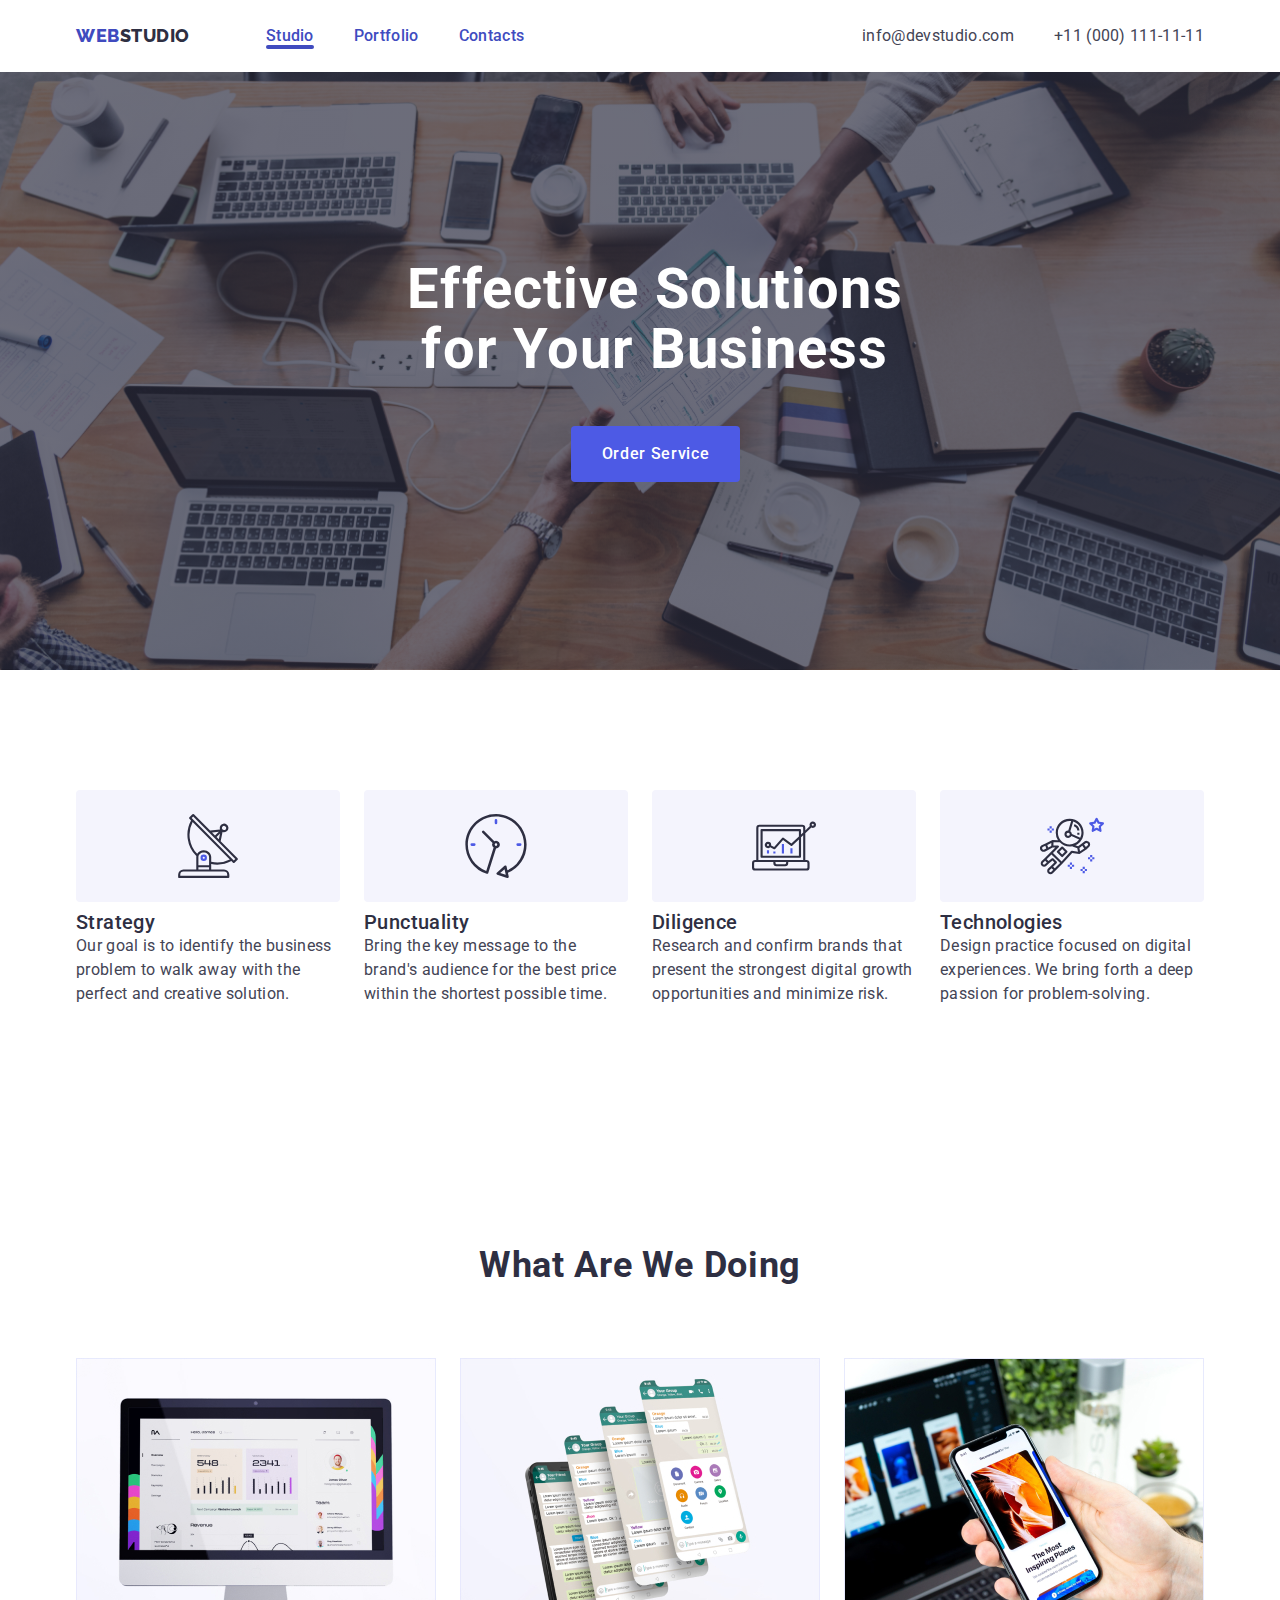
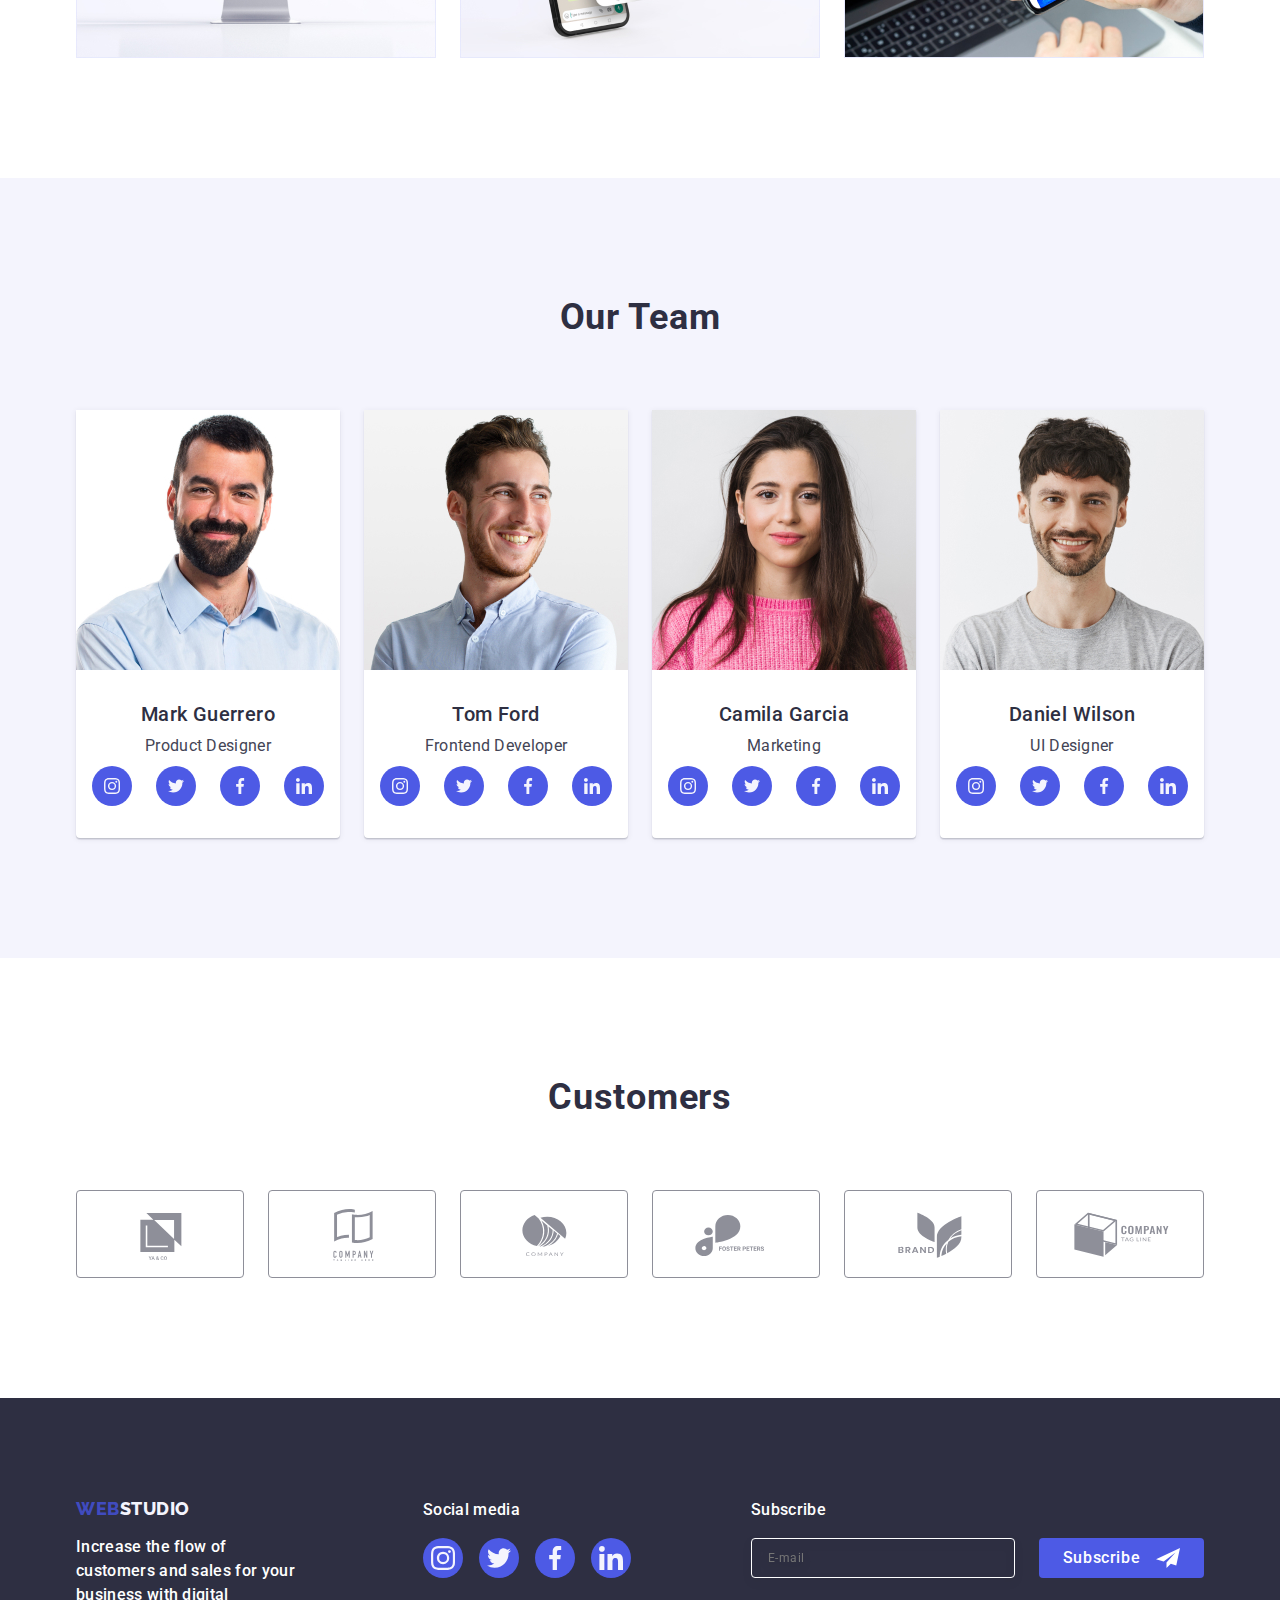
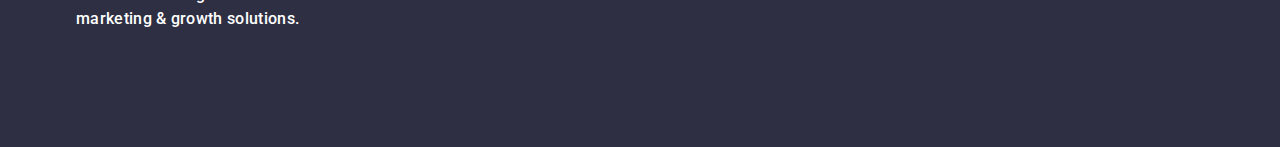
<file: index.html>
<!DOCTYPE html>
<html lang="en">
  <head>
    <meta charset="UTF-8" />
    <meta http-equiv="X-UA-Compatible" content="IE=edge" />
    <meta name="viewport" content="width=device-width, initial-scale=1.0" />
    <meta name="description" content="Planet Fatness description meta tag content" />

    <!--Font-->
    <link rel="preconnect" href="https://fonts.googleapis.com" />
    <link rel="preconnect" href="https://fonts.gstatic.com" crossorigin />
    <link
      href="https://fonts.googleapis.com/css2?family=Raleway:wght@800&family=Roboto:wght@400;500;700&display=swap"
      rel="stylesheet"
    />
    <!--Modern-normalize-->
    <link
      rel="stylesheet"
      href="https://cdn.jsdelivr.net/npm/modern-normalize@2.0.0/modern-normalize.min.css"
    />

    <link rel="stylesheet" href="./css/styles.css" />

    <title>Web<span>Studio</span></title>
  </head>

  <body>
    <!--Header image-->
    <header class="header">
      <div class="header-container container">
        <nav class="hav-container">
          <a class="logo link" href="./index.html">Web<span class="logo-black">Studio</span></a>
          <ul class="header-nav list">
            <li>
              <a class="nav link active" href="./index.html">Studio</a>
            </li>
            <li>
              <a class="nav link" href="./portfolio.html">Portfolio</a>
            </li>
            <li>
              <a class="nav link" href="#cont">Contacts</a>
            </li>
          </ul>
        </nav>
        <address class="header-address list">
          <ul class="header-address-container list">
            <li>
              <a class="contact link" href="mailto:info@devstudio.com">info@devstudio.com</a>
            </li>
            <li>
              <a class="contact link" href="tel:+110001111111">+11 (000) 111-11-11</a>
            </li>
          </ul>
        </address>
      </div>
    </header>
    <!--Main section-->
    <main>
      <!--Hero section-->
      <section class="hero">
        <div class="container">
          <h1 class="hero-title">Effective Solutions for Your Business</h1>
          <button class="button-margin hero-button" type="button" data-modal-open
            >Order Service</button
          >
        </div>
      </section>
      <!--First section-->
      <section class="first-sec">
        <div class="container">
          <h2 class="visually-hidden">Info</h2>
          <ul class="first-container list">
            <li class="first-li">
              <div class="background-icon">
                <svg class="icon-inf" width="64" height="64">
                  <use href="./images/icons.svg#icon-antenna"></use>
                </svg>
              </div>
              <h3 class="first-h header-h">Strategy</h3>
              <p class="par-text">
                Our goal is to identify the business problem to walk away with the perfect and
                creative solution.
              </p>
            </li>

            <li class="first-li">
              <div class="background-icon">
                <svg class="icon-inf" width="64" height="64">
                  <use href="./images/icons.svg#icon-clock"></use>
                </svg>
              </div>
              <h3 class="first-h header-h">Punctuality</h3>
              <p class="par-text">
                Bring the key message to the brand's audience for the best price within the shortest
                possible time.
              </p>
            </li>

            <li class="first-li">
              <div class="background-icon">
                <svg class="icon-inf" width="64" height="64">
                  <use href="./images/icons.svg#icon-diagram"></use>
                </svg>
              </div>
              <h3 class="first-h header-h">Diligence</h3>
              <p class="par-text">
                Research and confirm brands that present the strongest digital growth opportunities
                and minimize risk.
              </p>
            </li>

            <li class="first-li">
              <div class="background-icon">
                <svg class="icon-inf" width="64" height="64">
                  <use href="./images/icons.svg#icon-astronaut"></use>
                </svg>
              </div>
              <h3 class="first-h header-h">Technologies</h3>
              <p class="par-text">
                Design practice focused on digital experiences. We bring forth a deep passion for
                problem-solving.
              </p>
            </li>
          </ul>
        </div>
      </section>
      <!--Second section-->
      <section class="second-sec" id="portf">
        <div class="container">
          <h2 class="second-third-title">What are we doing</h2>
          <ul class="second-container list">
            <li class="second-li">
              <img src="./images/main/second-section/img-1.jpg" alt="Computer" width="360" />
            </li>
            <li class="second-li">
              <img src="./images/main/second-section/img-2.jpg" alt="Phone" width="360" />
            </li>
            <li class="second-li">
              <img src="./images/main/second-section/img-3.jpg" alt="Laptop" width="360" />
            </li>
          </ul>
        </div>
      </section>
      <!--Third section-->
      <section class="third-sec" id="cont">
        <div class="container">
          <h2 class="second-third-title">Our Team</h2>

          <ul class="third-container list">
            <li class="color-sec">
              <img
                src="./images/main/third-section/Guerrero.jpg"
                alt="Mark Guerrero"
                width="264"
                height="260"
              />
              <div class="employee-card">
                <h3 class="card-h header-h">Mark Guerrero</h3>
                <p class="card-par par-text">Product Designer</p>

                <ul class="social-media">
                  <li class="media-li">
                    <a class="media-a" href="" aria-label="icon-instagram">
                      <svg class="media-icon" width="16" height="16">
                        <use href="./images/icons.svg#icon-instagram"></use>
                      </svg>
                    </a>
                  </li>
                  <li class="media-li">
                    <a class="media-a" href="" aria-label="icon-twitter">
                      <svg class="media-icon" width="16" height="16">
                        <use href="./images/icons.svg#icon-twitter"></use>
                      </svg>
                    </a>
                  </li>
                  <li class="media-li">
                    <a class="media-a" href="" aria-label="icon-facebook">
                      <svg class="media-icon" width="16" height="16">
                        <use href="./images/icons.svg#icon-facebook"></use>
                      </svg>
                    </a>
                  </li>
                  <li class="media-li">
                    <a class="media-a" href="" aria-label="icon-linkedin">
                      <svg class="media-icon" width="16" height="16">
                        <use href="./images/icons.svg#icon-linkedin"></use>
                      </svg>
                    </a>
                  </li>
                </ul>
              </div>
            </li>

            <li class="color-sec">
              <img
                src="./images/main/third-section/Ford.jpg"
                alt="Tom Ford"
                width="264"
                height="260"
              />
              <div class="employee-card">
                <h3 class="card-h header-h">Tom Ford</h3>
                <p class="card-par par-text">Frontend Developer</p>

                <ul class="social-media">
                  <li class="media-li">
                    <a class="media-a" href="" aria-label="icon-instagram">
                      <svg class="media-icon" width="16" height="16">
                        <use href="./images/icons.svg#icon-instagram"></use>
                      </svg>
                    </a>
                  </li>
                  <li class="media-li">
                    <a class="media-a" href="" aria-label="icon-twitter">
                      <svg class="media-icon" width="16" height="16">
                        <use href="./images/icons.svg#icon-twitter"></use>
                      </svg>
                    </a>
                  </li>
                  <li class="media-li">
                    <a class="media-a" href="" aria-label="icon-facebook">
                      <svg class="media-icon" width="16" height="16">
                        <use href="./images/icons.svg#icon-facebook"></use>
                      </svg>
                    </a>
                  </li>
                  <li class="media-li">
                    <a class="media-a" href="" aria-label="icon-linkedin">
                      <svg class="media-icon" width="16" height="16">
                        <use href="./images/icons.svg#icon-linkedin"></use>
                      </svg>
                    </a>
                  </li>
                </ul>
              </div>
            </li>

            <li class="color-sec">
              <img
                src="./images/main/third-section/Garcia.jpg"
                alt="Camila Garcia"
                width="264"
                height="260"
              />
              <div class="employee-card">
                <h3 class="card-h header-h">Camila Garcia</h3>
                <p class="card-par par-text">Marketing</p>

                <ul class="social-media">
                  <li class="media-li">
                    <a class="media-a" href="" aria-label="icon-instagram">
                      <svg class="media-icon" width="16" height="16">
                        <use href="./images/icons.svg#icon-instagram"></use>
                      </svg>
                    </a>
                  </li>
                  <li class="media-li">
                    <a class="media-a" href="" aria-label="icon-twitter">
                      <svg class="media-icon" width="16" height="16">
                        <use href="./images/icons.svg#icon-twitter"></use>
                      </svg>
                    </a>
                  </li>
                  <li class="media-li">
                    <a class="media-a" href="" aria-label="icon-facebook">
                      <svg class="media-icon" width="16" height="16">
                        <use href="./images/icons.svg#icon-facebook"></use>
                      </svg>
                    </a>
                  </li>
                  <li class="media-li">
                    <a class="media-a" href="" aria-label="icon-linkedin">
                      <svg class="media-icon" width="16" height="16">
                        <use href="./images/icons.svg#icon-linkedin"></use>
                      </svg>
                    </a>
                  </li>
                </ul>
              </div>
            </li>

            <li class="color-sec">
              <img
                src="./images/main/third-section/Wilson.jpg"
                alt="Daniel Wilson"
                width="264"
                height="260"
              />
              <div class="employee-card">
                <h3 class="card-h header-h">Daniel Wilson</h3>
                <p class="card-par par-text">UI Designer</p>

                <ul class="social-media">
                  <li class="media-li">
                    <a class="media-a" href="" aria-label="icon-instagram">
                      <svg class="media-icon" width="16" height="16">
                        <use href="./images/icons.svg#icon-instagram"></use>
                      </svg>
                    </a>
                  </li>
                  <li class="media-li">
                    <a class="media-a" href="" aria-label="icon-twitter">
                      <svg class="media-icon" width="16" height="16">
                        <use href="./images/icons.svg#icon-twitter"></use>
                      </svg>
                    </a>
                  </li>
                  <li class="media-li">
                    <a class="media-a" href="" aria-label="icon-facebook">
                      <svg class="media-icon" width="16" height="16">
                        <use href="./images/icons.svg#icon-facebook"></use>
                      </svg>
                    </a>
                  </li>
                  <li class="media-li">
                    <a class="media-a" href="" aria-label="icon-linkedin">
                      <svg class="media-icon" width="16" height="16">
                        <use href="./images/icons.svg#icon-linkedin"></use>
                      </svg>
                    </a>
                  </li>
                </ul>
              </div>
            </li>
          </ul>
        </div>
      </section>
      <!--Fourth section-->
      <section class="fourth-sec">
        <div class="container">
          <h2 class="second-third-title">Customers</h2>
          <ul class="client-list">
            <li class="client-items">
              <a class="clients-link" href="" aria-label="customers-logo-1">
                <svg class="clients-icon" width="104" height="56">
                  <use href="./images/icons.svg#icon-customers-logo-1"></use>
                </svg>
              </a>
            </li>
            <li class="client-items">
              <a class="clients-link" href="" aria-label="customers-logo-2">
                <svg class="clients-icon" width="104" height="56">
                  <use href="./images/icons.svg#icon-customers-logo-2"></use>
                </svg>
              </a>
            </li>
            <li class="client-items">
              <a class="clients-link" href="" aria-label="customers-logo-3">
                <svg class="clients-icon" width="104" height="56">
                  <use href="./images/icons.svg#icon-customers-logo-3"></use>
                </svg>
              </a>
            </li>
            <li class="client-items">
              <a class="clients-link" href="" aria-label="customers-logo-4">
                <svg class="clients-icon" width="104" height="56">
                  <use href="./images/icons.svg#icon-customers-logo-4"></use>
                </svg>
              </a>
            </li>
            <li class="client-items">
              <a class="clients-link" href="" aria-label="customers-logo-5">
                <svg class="clients-icon" width="104" height="56">
                  <use href="./images/icons.svg#icon-customers-logo-5"></use>
                </svg>
              </a>
            </li>
            <li class="client-items">
              <a class="clients-link" href="" aria-label="customers-logo-6">
                <svg class="clients-icon" width="104" height="56">
                  <use href="./images/icons.svg#icon-customers-logo-6"></use>
                </svg>
              </a>
            </li>
          </ul>
        </div>
      </section>
    </main>
    <!--Footer-->
    <footer class="footer">
      <div class="container-footer">
        <div class="footer-flex">
          <a class="logo-footer logo link" href="./index.html"
            >Web<span class="logo-wit">Studio</span>
          </a>
          <p class="footer-paragraph">
            Increase the flow of customers and sales for your business with digital marketing &
            growth solutions.
          </p>
        </div>
        <div class="footer-flex">
          <p class="footer-paragraph"> Social media </p>
          <ul class="social">
            <li class="social-media-f">
              <a class="social-media-footer" href="" aria-label="icon-instagram">
                <svg class="media-icon" width="24" height="24">
                  <use href="./images/icons.svg#icon-instagram"></use>
                </svg>
              </a>
            </li>
            <li class="social-media-f">
              <a class="social-media-footer" href="" aria-label="icon-twitter">
                <svg class="media-icon" width="24" height="24">
                  <use href="./images/icons.svg#icon-twitter"></use>
                </svg>
              </a>
            </li>
            <li class="social-media-f">
              <a class="social-media-footer" href="" aria-label="icon-facebook">
                <svg class="media-icon" width="24" height="24">
                  <use href="./images/icons.svg#icon-facebook"></use>
                </svg>
              </a>
            </li>
            <li class="social-media-f">
              <a class="social-media-footer" href="" aria-label="icon-linkedin">
                <svg class="media-icon" width="24" height="24">
                  <use href="./images/icons.svg#icon-linkedin"></use>
                </svg>
              </a>
            </li>
          </ul>
        </div>
        <div class="footer-subscribe-form">
          <p class="par-form">Subscribe</p>
          <form class="subscribe-form" name="subscribe-form" autocomplete="off">
            <label class="subscribe-form-label">
              <input
                class="subscribe-form-input"
                type="email"
                name="subscribe"
                placeholder="E-mail"
              />
            </label>
            <button class="subscribe-button" type="submit"
              >Subscribe
              <svg class="subscribe-icon-input" width="24" height="24">
                <use href="./images/icons.svg#icon-frame"></use>
              </svg>
            </button>
          </form>
        </div>
      </div>
    </footer>
    <!--Modal Window-->
    <div class="backdrop is-hidden" data-modal>
      <div class="modal-window">
        <button class="modal-button" type="button" data-modal-close>
          <svg class="modal-icon" width="8" height="8">
            <use href="./images/icons.svg#icon-close-icon"></use>
          </svg>
        </button>

        <p class="modal-caption">Leave your contacts and we will call you back</p>

        <form class="modal-form" name="reviev-form" autocomplete="off">
          <div class="modal-form-div">
            <label class="modal-form-field" for="user-name"> Name</label>
            <div class="modal-div">
              <input class="modal-form-input" type="text" id="user-name" name="user-name" />
              <svg class="modal-icon-input" width="18" height="24">
                <use href="./images/icons.svg#icon-person"></use>
              </svg>
            </div>
          </div>

          <div class="modal-form-div">
            <label class="modal-form-field" for="user-phone">Phone</label>
            <div class="modal-div">
              <input class="modal-form-input" type="tel" id="user-phone" name="user-phone" />
              <svg class="modal-icon-input" width="18" height="24">
                <use href="./images/icons.svg#icon-email"></use>
              </svg>
            </div>
          </div>

          <div class="modal-form-div">
            <label class="modal-form-field" for="user-email">Email</label>
            <div class="modal-div">
              <input class="modal-form-input" type="email" id="user-email" name="user-email" />
              <svg class="modal-icon-input" width="18" height="24">
                <use href="./images/icons.svg#icon-phone"></use>
              </svg>
            </div>
          </div>

          <div class="modal-form-div-comment">
            <label class="modal-form-field" for="user-comment">Comment</label>
            <textarea
              class="modal-form-comment"
              id="user-comment"
              name="user-comment"
              cols="6"
              placeholder="Text input"
            >
            </textarea>
          </div>

          <div class="modal-form-div-checkbox">
            <input
              class="modal-form-checkbox visually-hidden"
              type="checkbox"
              id="user-privacy"
              value="true"
              name="user-privacy"
            />

            <label class="modal-form-agreement" for="user-privacy">
              <span class="modal-form-costom-checkbox">
                <svg class="modal-form-checkbox-icon" width="10" height="8">
                  <use href="./images/icons.svg#icon-click"></use>
                </svg>
              </span>
              I accept the terms and conditions of the
              <a class="modal-form-link" href="#">Privacy Policy</a>
            </label>
          </div>
          <button class="hero-button" type="submit">Send</button>
        </form>
      </div>
    </div>

    <script src="./js/modal.js"></script>
  </body>
</html>
</file>
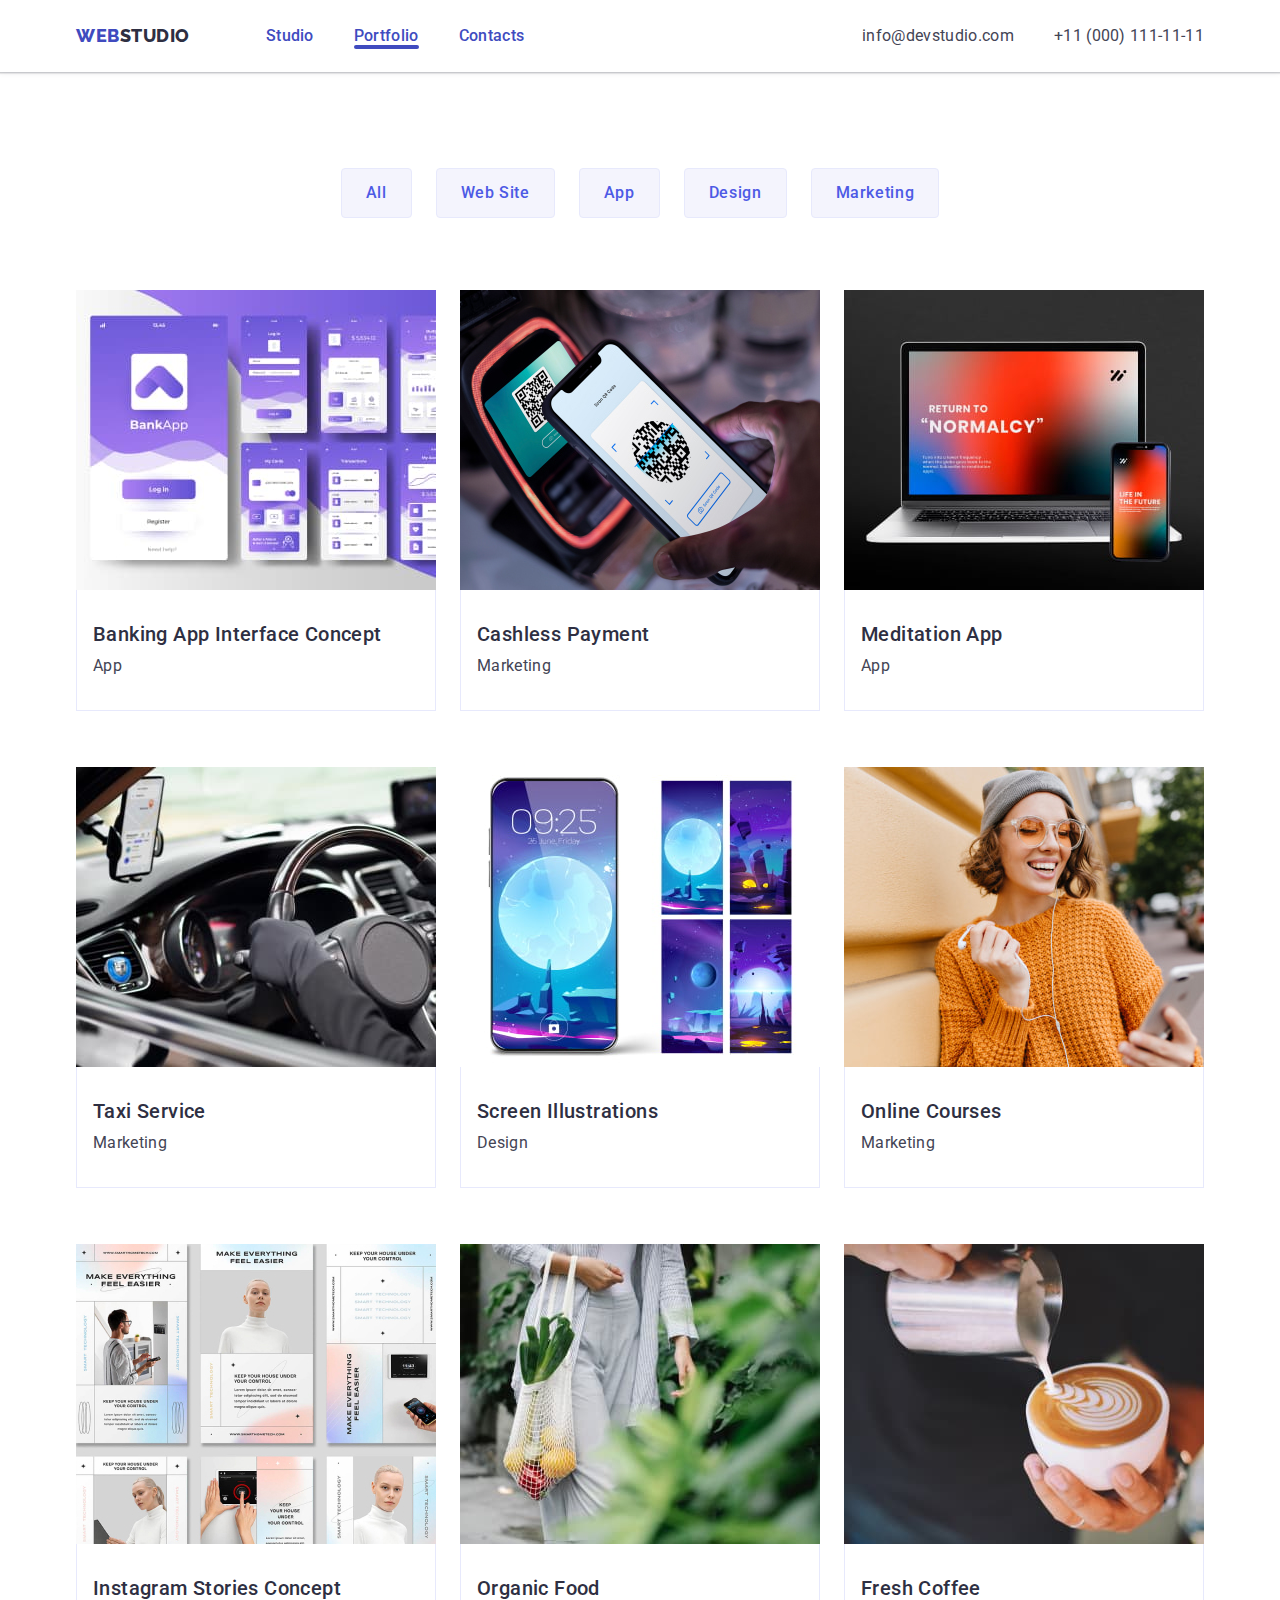
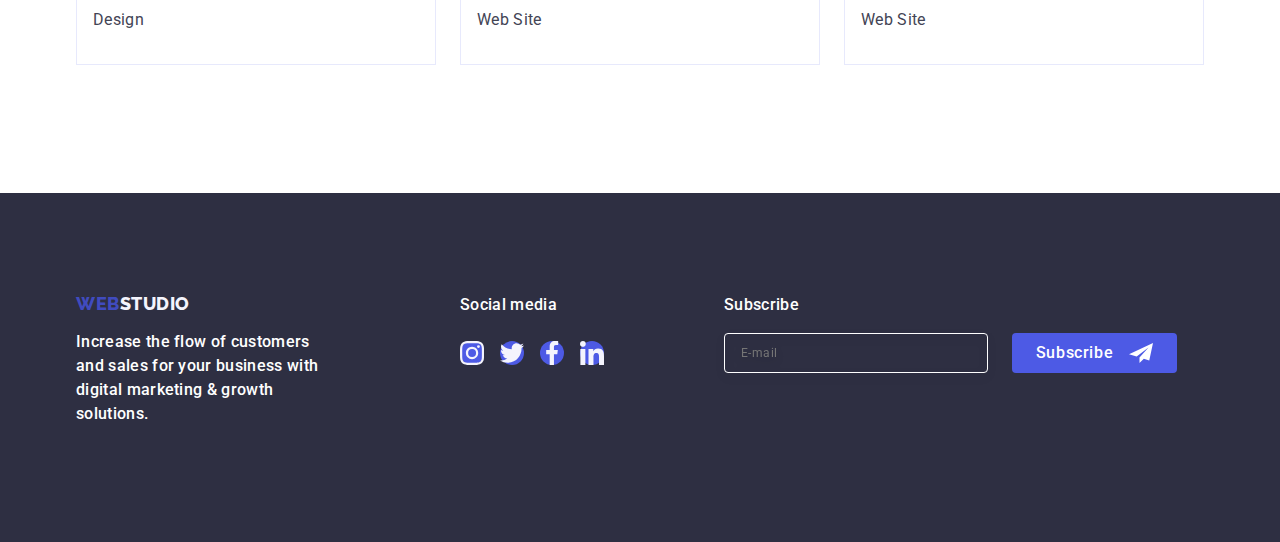
<file: portfolio.html>
<!DOCTYPE html>
<html lang="en">
  <head>
    <meta charset="UTF-8" />
    <meta http-equiv="X-UA-Compatible" content="IE=edge" />
    <meta name="viewport" content="width=device-width, initial-scale=1.0" />
    <meta name="description" content="Planet Fatness description meta tag content" />

    <!--Font-->
    <link rel="preconnect" href="https://fonts.googleapis.com" />
    <link rel="preconnect" href="https://fonts.gstatic.com" crossorigin />
    <link
      href="https://fonts.googleapis.com/css2?family=Raleway:wght@800&family=Roboto:wght@400;500;700&display=swap"
      rel="stylesheet"
    />
    <!--Modern-normalize-->
    <link
      rel="stylesheet"
      href="https://cdn.jsdelivr.net/npm/modern-normalize@2.0.0/modern-normalize.min.css"
    />

    <link rel="stylesheet" href="./css/styles.css" />

    <title>Web<span>Studio</span></title>
  </head>

  <body>
    <!--Header image-->
    <header class="header">
      <div class="header-container container">
        <nav class="hav-container">
          <a class="logo link" href="./index.html">Web<span class="logo-black">Studio</span></a>
          <ul class="header-nav list">
            <li>
              <a class="nav link" href="./index.html">Studio</a>
            </li>
            <li>
              <a class="nav link active" href="./portfolio.html">Portfolio</a>
            </li>
            <li>
              <a class="nav link" href="#cont">Contacts</a>
            </li>
          </ul>
        </nav>
        <address class="header-address list">
          <ul class="header-address-container list">
            <li>
              <a class="contact link" href="mailto:info@devstudio.com">info@devstudio.com</a>
            </li>
            <li>
              <a class="contact link" href="tel:+110001111111">+11 (000) 111-11-11</a>
            </li>
          </ul>
        </address>
      </div>
    </header>
    <!--Main section-->
    <main>
      <!--Filters-->
      <section class="filters">
        <div class="container">
          <h1 class="visually-hidden">Info</h1>
          <ul class="filters-button list">
            <li><button class="button-port" type="button">All</button></li>
            <li><button class="button-port" type="button">Web Site</button></li>
            <li><button class="button-port" type="button">App</button></li>
            <li><button class="button-port" type="button">Design</button></li>
            <li><button class="button-port" type="button">Marketing</button></li>
          </ul>

          <ul class="filters-container list">
            <li class="filters-li">
              <div class="overley-div">
                <a class="link" href="">
                  <img
                    src="./images/main/Filters/banking-app.jpg"
                    alt="Banking App Interface Concept"
                    width="360"
                    height="300"
                  />
                  <div class="overley">
                    <p class="overlay-texy"
                      >14 Stylish and User-Friendly App Design Concepts · Task Manager App · Calorie
                      Tracker App · Exotic Fruit Ecommerce App · Cloud Storage App</p
                    >
                  </div>
                </a>
              </div>

              <div class="filters-div">
                <h2 class="filters-h2 header-h">Banking App Interface Concept</h2>
                <p class="par-text">App</p>
              </div>
            </li>

            <li class="filters-li">
              <div class="overley-div">
                <a class="link" href="">
                  <img
                    src="./images/main/Filters/payment.jpg"
                    alt="Cashless Payment"
                    width="360"
                    height="300"
                  />
                  <div class="overley">
                    <p class="overlay-texy"
                      >14 Stylish and User-Friendly App Design Concepts · Task Manager App · Calorie
                      Tracker App · Exotic Fruit Ecommerce App · Cloud Storage App</p
                    >
                  </div>
                </a>
              </div>

              <div class="filters-div">
                <h2 class="filters-h2 header-h">Cashless Payment</h2>
                <p class="par-text">Marketing</p>
              </div>
            </li>

            <li class="filters-li">
              <div class="overley-div">
                <a class="link" href="">
                  <img
                    src="./images/main/Filters/meditation-app.jpg"
                    alt="Meditation App Taxi Service Screen"
                    width="360"
                    height="300"
                  />
                  <div class="overley">
                    <p class="overlay-texy"
                      >14 Stylish and User-Friendly App Design Concepts · Task Manager App · Calorie
                      Tracker App · Exotic Fruit Ecommerce App · Cloud Storage App</p
                    >
                  </div>
                </a>
              </div>
              <div class="filters-div">
                <h2 class="filters-h2 header-h">Meditation App</h2>
                <p class="par-text">App</p>
              </div>
            </li>

            <li class="filters-li">
              <div class="overley-div">
                <a class="link" href="">
                  <img
                    src="./images/main/Filters/taxi-service.jpg"
                    alt="Taxi Service"
                    width="360"
                    height="300"
                  />
                  <div class="overley">
                    <p class="overlay-texy"
                      >14 Stylish and User-Friendly App Design Concepts · Task Manager App · Calorie
                      Tracker App · Exotic Fruit Ecommerce App · Cloud Storage App</p
                    >
                  </div>
                </a>
              </div>
              <div class="filters-div">
                <h2 class="filters-h2 header-h">Taxi Service</h2>
                <p class="par-text">Marketing</p>
              </div>
            </li>

            <li class="filters-li">
              <div class="overley-div">
                <a class="link" href="">
                  <img
                    src="./images/main/Filters/screen-illustrations.jpg"
                    alt="Screen Illustrations"
                    width="360"
                    height="300"
                  />
                  <div class="overley">
                    <p class="overlay-texy"
                      >14 Stylish and User-Friendly App Design Concepts · Task Manager App · Calorie
                      Tracker App · Exotic Fruit Ecommerce App · Cloud Storage App</p
                    >
                  </div>
                </a>
              </div>
              <div class="filters-div">
                <h2 class="filters-h2 header-h">Screen Illustrations</h2>
                <p class="par-text">Design</p>
              </div>
            </li>

            <li class="filters-li">
              <div class="overley-div">
                <a class="link" href="">
                  <img
                    src="./images/main/Filters/online-courses.jpg"
                    alt="Online Courses"
                    width="360"
                    height="300"
                  />
                  <div class="overley">
                    <p class="overlay-texy"
                      >14 Stylish and User-Friendly App Design Concepts · Task Manager App · Calorie
                      Tracker App · Exotic Fruit Ecommerce App · Cloud Storage App</p
                    >
                  </div>
                </a>
              </div>
              <div class="filters-div">
                <h2 class="filters-h2 header-h">Online Courses</h2>
                <p class="par-text">Marketing</p>
              </div>
            </li>

            <li class="filters-li">
              <div class="overley-div">
                <a class="link" href="">
                  <img
                    src="./images/main/Filters/instagram-stories.jpg"
                    alt="Instagram Stories Concept"
                    width="360"
                    height="300"
                  />
                  <div class="overley">
                    <p class="overlay-texy"
                      >14 Stylish and User-Friendly App Design Concepts · Task Manager App · Calorie
                      Tracker App · Exotic Fruit Ecommerce App · Cloud Storage App</p
                    >
                  </div>
                </a>
              </div>
              <div class="filters-div">
                <h2 class="filters-h2 header-h">Instagram Stories Concept</h2>
                <p class="par-text">Design</p>
              </div>
            </li>

            <li class="filters-li">
              <div class="overley-div">
                <a class="link" href="">
                  <img
                    src="./images/main/Filters/organic-food.jpg"
                    alt="Organic Food"
                    width="360"
                    height="300"
                  />
                  <div class="overley">
                    <p class="overlay-texy"
                      >14 Stylish and User-Friendly App Design Concepts · Task Manager App · Calorie
                      Tracker App · Exotic Fruit Ecommerce App · Cloud Storage App</p
                    >
                  </div>
                </a>
              </div>
              <div class="filters-div">
                <h2 class="filters-h2 header-h">Organic Food</h2>
                <p class="par-text">Web Site</p>
              </div>
            </li>

            <li class="filters-li">
              <div class="overley-div">
                <a class="link" href="">
                  <img
                    src="./images/main/Filters/fresh-coffee.jpg"
                    alt="Fresh Coffe"
                    width="360"
                    height="300"
                  />
                  <div class="overley">
                    <p class="overlay-texy"
                      >14 Stylish and User-Friendly App Design Concepts · Task Manager App · Calorie
                      Tracker App · Exotic Fruit Ecommerce App · Cloud Storage App</p
                    >
                  </div>
                </a>
              </div>
              <div class="filters-div">
                <h2 class="filters-h2 header-h">Fresh Coffee</h2>
                <p class="par-text">Web Site</p>
              </div>
            </li>
          </ul>
        </div>
      </section>
    </main>
    <!--Footer-->
    <footer class="footer">
      <div class="container container-footer">
        <div class="footer-flex">
          <a class="logo-footer logo link" href="./index.html"
            >Web<span class="logo-wit">Studio</span>
          </a>
          <p class="footer-paragraph">
            Increase the flow of customers and sales for your business with digital marketing &
            growth solutions.
          </p>
        </div>
        <div class="footer-flex">
          <p class="footer-paragraph"> Social media </p>
          <ul class="social">
            <li class="social-media">
              <a class="social-media-footer" href="" aria-label="icon-instagram">
                <svg class="media-icon" width="24" height="24">
                  <use href="./images/icons.svg#icon-instagram"></use>
                </svg>
              </a>
            </li>
            <li class="social-media">
              <a class="social-media-footer" href="" aria-label="icon-twitter">
                <svg class="media-icon" width="24" height="24">
                  <use href="./images/icons.svg#icon-twitter"></use>
                </svg>
              </a>
            </li>
            <li class="social-media">
              <a class="social-media-footer" href="" aria-label="icon-facebook">
                <svg class="media-icon" width="24" height="24">
                  <use href="./images/icons.svg#icon-facebook"></use>
                </svg>
              </a>
            </li>
            <li class="social-media">
              <a class="social-media-footer" href="" aria-label="icon-linkedin">
                <svg class="media-icon" width="24" height="24">
                  <use href="./images/icons.svg#icon-linkedin"></use>
                </svg>
              </a>
            </li>
          </ul>
        </div>
        <div class="footer-subscribe-form">
          <p class="par-form">Subscribe</p>
          <form class="subscribe-form" name="subscribe-form" autocomplete="off">
            <label class="subscribe-form-label">
              <input
                class="subscribe-form-input"
                type="email"
                name="subscribe"
                placeholder="E-mail"
              />
            </label>
            <button class="subscribe-button" type="submit"
              >Subscribe
              <svg class="subscribe-icon-input" width="24" height="24">
                <use href="./images/icons.svg#icon-frame"></use>
              </svg>
            </button>
          </form>
        </div>
      </div>
    </footer>
  </body>
</html>
</file>
<file: css/styles.css>
:root {
    /* Font */
    --primary-font: Roboto, sans-serif;
    --second-font: Raleway, sans-serif;
    /* Color */
    --primary-color: #FFFFFF;
    --primary-text: #434455;
    --primary-header: #2E2F42;
    --color-logo-blue: #4D5AE5;
    --color-logo-wit: #F4F4FD;
    --color-nav: #404bbf;
    --logo-client: #8E8F99;
    --logo-client-hover: #404BBF;
    --media-hover: #31D0AA;
    --modal-color: #fcfcfc;
    --modal-label: #8E8F99;
    --color-placeholder :#2e2f4266;

}
/**
  |============================
  | Common styles
  |============================
*/
body {
    font-family: var(--primary-font);
    background-color: var(--primary-color);
    color: var(--primary-text);
}
.container{
    width: 1158px;
    margin: 0 auto;

   padding: 0 15px 0 15px;
}
/* Reset */
h1,
h2,
h3,
h4,
h5,
h6,
p{
    margin: 0;
}

.list,
ul,
ol {
    list-style: none;
    margin: 0;
    padding: 0;
}
.link,
a {
    text-decoration: none;
    color: currentColor;
}
img {
    display: block;
}

/**
  |============================
  | Header styles
  |============================
*/
.header {
    padding-top: 24px;
    padding-bottom: 24px;
    box-shadow: 0px 2px 1px rgba(46, 47, 66, 0.08), 0px 1px 1px rgba(46, 47, 66, 0.16), 0px 1px 6px rgba(46, 47, 66, 0.08);
}

.header-container {
    display: flex;
    flex-direction: row;
    justify-content: space-between;
}

.hav-container {
    display: flex;
    align-items: center;
}

.logo {
    font-family: var(--second-font);
    font-weight: 800;
    font-size: 18px;
    line-height: 1.17;
    text-transform: uppercase;
    letter-spacing: 0.03em;
    color: var(--color-nav);
    margin-right: 76px;
}
.nav link{
    position: relative;
    color: var(--logo-client-hover);
}
.logo-black {
    color: var(--primary-header);
}

.header-nav {
    display: flex;
    align-items: center;
    gap: 40px;
    font-weight: 500;
    font-size: 16px;
    line-height: 1.5;
    letter-spacing: 0.02em;
    color: var(--primary-header);

}
.nav {
    position: relative;
    color: var(--color-nav);
    transition: color 250ms cubic-bezier(0.4, 0, 0.2, 1);
}
.nav:hover,
.nav:focus,
.contact:hover,
.contact:focus {
    color: var(--color-nav);
}

.header-address {
    font-size: 16px;
    line-height: 1.5;
    letter-spacing: 0.02em;
    color: var(--primary-text);
    font-style: normal;
    transition: color 250ms cubic-bezier(0.4, 0, 0.2, 1);
}

.header-address-container {
    display: flex;
    align-items: center;
    gap: 40px;
}
.contact{
    transition: color 250ms cubic-bezier(0.4, 0, 0.2, 1);
}
.active {
    display: block;
    position: relative;
    color: #404BBF;
}

.active::after {
    content: "";
    position: absolute;
    display: block;
    width: 100%;
    left: 0;
    height: 4px;
    border-radius: 2px;
    background: #404BBF;
    bottom: -1px;
}
/**
  |============================
  | Hero styles
  |============================
*/
.hero {
    padding-top: 188px;
    padding-bottom: 188px;
    background-image: linear-gradient(rgba(46, 47, 66, 0.7), rgba(46, 47, 66, 0.7)), 
    url(../images/hero/people-office.jpg);
    background-repeat: no-repeat;
    background-position: center;
    max-width: 1440px;
    margin: 0 auto;
    background-size: cover;
}

.hero-title {
    font-weight: 700;
    font-size: 56px;
    line-height: 1.07;
    text-align: center;
    color: var(--primary-color);
    letter-spacing: 0.02em;
    max-width: 496px;
    margin-left: 331px;
    margin-bottom: 46px;
}

.hero-button {
    font-family: var(--primary-font);
    background-color: var(--color-logo-blue);
    font-weight: 500;
    font-size: 16px;
    line-height: 1.5;
    letter-spacing: 0.04em;
    color: var(--primary-color);
    cursor: pointer;

   display: block;
   min-width: 169px; 
   height: 56px;
   border: none;
   border-radius: 4px;
   
   transition: background-color 250ms cubic-bezier(0.4, 0, 0.2, 1);

   margin: 0 auto;
}
.button-margin {
    margin-left: 495px;
}
.hero-button:hover {
    background-color: var(--color-nav);
}

.hero-button:focus {
    background-color: var(--color-nav);
}

/**
  |============================
  | Styles first section
  |============================
*/
.first-sec {
    padding-top: 120px;
    padding-bottom: 120px;
}
.visually-hidden {
    position: absolute;
    width: 1px;
    height: 1px;
    margin: -1px;
    border: 0;
    padding: 0;
    white-space: nowrap;
    clip-path: inset(100%);
    clip: rect(0 0 0 0);
    overflow: hidden;
}

.first-container {
    display: flex;
    gap: 24px;
}
.header-h2 {
    margin-bottom: 72px;
}
.first-li {
    width: calc((100% - 48px) / 3);
}
.background-icon {
    display: flex;
    align-items: center;
    justify-content: center;
    background-color: var(--color-logo-wit);
    width: 264px;
    height: 112px;
    border-radius: 4px;
    margin-bottom: 8px;
    padding: 24px 100px;
}
.first-h { 
    margin-top: 8px;
}
.header-h {
    font-weight: 500;
    font-size: 20px;
    line-height: 1.2;
    letter-spacing: 0.02em;
    color: var(--primary-header);
}

.par-text {
    font-size: 16px;
    line-height: 1.5;
    letter-spacing: 0.02em;
}

/**
  |============================
  | Styles second section
  |============================
*/
.second-sec {
    padding-top: 120px;
    padding-bottom: 120px;
}

.second-third-title {
    font-size: 36px;
    line-height: 1.11;
    letter-spacing: 0.02em;
    text-align: center;
    text-transform: capitalize;
    color: var(--primary-header);
    margin-bottom: 72px;
}
.second-container {
    display: flex;
    gap: 24px;
}
.second-li {
    width: calc((100% - 48px) / 3);
}
/**
  |============================
  | Styles third section
  |============================
*/
.third-sec {
    padding-top: 120px;
    padding-bottom: 120px;
    background-color: var(--color-logo-wit);
}
.second-third-title{
    margin-bottom: 72px;   
}
.third-container {
    display: flex;
    gap: 24px;
}
.employee-card {
    padding-top: 32px;
    padding-bottom: 32px;

}
.color-sec {
    background-color: var(--primary-color);
    width: calc((100% - 72px) / 4);
    border-radius: 0px 0px 4px 4px;
    box-shadow: 
        0px 1px 6px rgba(46, 47, 66, 0.08),
        0px 1px 1px rgba(46, 47, 66, 0.16),
        0px 2px 1px rgba(46, 47, 66, 0.08);

}
.social-media {
    display: flex;
    justify-content: center;
    align-items: center;
    gap: 24px;
    margin-top: 8px;
}
.media-a{
    width: 40px;
    height: 40px;
    margin: 0 auto;
    background-color: var(--color-logo-blue);
    border-radius: 50%;
    display: flex;
    justify-content: center;
    align-items: center;
    transition: background-color 250ms cubic-bezier(0.4, 0, 0.2, 1);

}
.media-a:hover{
    background-color: var(--color-nav);
}
.media-a:focus{
    background-color: var(--color-nav);
}
.media-icon{   
    fill: var(--color-logo-wit);
}
.card-h {
    text-align: center;
    margin-bottom: 8px;
}
.card-par{
    text-align: center;
    margin: 0 auto;
}
/**
  |============================
  | Fourth section
  |============================
*/
.fourth-sec {
    padding-top: 120px;
    padding-bottom: 120px;
}

.client-list {
    display: flex;
    justify-content: center;
    gap: 24px;
}

.client-items {
    width: calc((100% - 120px) / 6);
}

.clients-link {
    display: flex;
    justify-content: center;
    align-items: center;
    width: 168px;
    height: 88px;
    border: 1px solid var(--logo-client);
    border-radius: 4px;
    color: var(--logo-client);
    transition: border-color 250ms cubic-bezier(0.4, 0, 0.2, 1),
                color 250ms cubic-bezier(0.4, 0, 0.2, 1);
}
.clients-link:hover {
    color: var(--logo-client-hover);
}

.clients-link:hover {
    border-color: var(--logo-client-hover);
}
.clients-link:focus {
    color: var(--logo-client-hover);
}

.clients-link:focus {
    border-color: var(--logo-client-hover);
}
.clients-icon {
    fill: currentColor;
}
/**
  |============================
  | Footer styles
  |============================
*/
.footer {
    padding-top: 100px;
    padding-bottom: 100px;
    background-color: var(--primary-header);
    
}
.container-footer{
    display: flex;
    align-items: baseline;
    margin-left: 156px;
    width: 1158px;
    margin: 0 auto;
    padding: 0 15px 0 15px;
}
.footer-flex{
    margin-right: 120px;
}

.logo-wit {
    color: var(--color-logo-wit);
}
.logo-footer {
    display: inline-block;
    margin-bottom: 16px;
}
.footer-paragraph {
    font-size: 16px;
    line-height: 1.5;
    letter-spacing: 0.02em;
    max-width: 264px;
    margin-bottom: 16px;
    font-weight: 500;
    color: var(--primary-color);
}
.social {
    display: flex;
    gap: 16px;
}
.social-media-f {
    width: 40px;
    height: 40px;
    transition: background-color 250ms cubic-bezier(0.4, 0, 0.2, 1);
}
.social-media-footer {
    width: 100%;
    height: 100%;
    background-color:var(--color-logo-blue);
    border-radius: 50%;
    display: flex;
    align-items: center;
    justify-content: center;
    transition: background-color 250ms cubic-bezier(0.4, 0, 0.2, 1);


}
.social-media-footer:hover {
    background-color: var(--media-hover);

}
.social-media-footer:focus {
    background-color: var(--media-hover);
}

/**
  |============================
  | Modal window
  |============================
*/
.backdrop {
    position: fixed;
    top: 0;
    left: 0;
    width: 100%;
    height: 100%;
    background-color: rgba(46, 47, 66, 0.4);
    transition: opacity 250ms cubic-bezier(0.4, 0, 0.2, 1), 
                visibility 250ms cubic-bezier(0.4, 0, 0.2, 1);
   
}
.is-hidden {
    opacity: 0;
    visibility: hidden;
    pointer-events: none;

}
.modal-window {
    position: absolute;
    top: 50%;
    left: 50%;
    transform: translate(-50%, -50%) scale(1);

    min-height: 584px;
    width: 408px;
    
    padding: 72px 24px 24px 24px;

    background: var(--modal-color);
    box-shadow:
        0px 1px 1px rgba(0, 0, 0, 0.14),
        0px 1px 3px rgba(0, 0, 0, 0.12),
        0px 2px 1px rgba(0, 0, 0, 0.2);
    border-radius: 4px;
    transition: transform 250ms cubic-bezier(0.4, 0, 0.2, 1);

}
.modal-button {
    position: absolute;
    top: 24px;
    right: 24px;
    width: 24px;
    height: 24px;
    border-radius: 50%;
    display: flex;
    justify-content: center;
    align-items: center;
    border: 1px solid rgba(0, 0, 0, 0.1);
    padding: 0;
    cursor: pointer;
    background-color: #e7e9fc;
    transition: background-color 250ms cubic-bezier(0.4, 0, 0.2, 1), 
                border 250ms cubic-bezier(0.4, 0, 0.2, 1);
}

.modal-button:hover{
    background-color: var(--logo-client-hover);
    border: none;
}
.modal-button:focus {
    background-color: var(--logo-client-hover);
    border: none;
}
.modal-icon {
    transition: fill 250ms cubic-bezier(0.4, 0, 0.2, 1);
}
.modal-button:hover{
    fill: var(--primary-color);
}
.modal-button:focus {
    fill: var(--primary-color);
}
.modal-caption {
    display: block;
    width: 360px;
    margin-bottom: 16px;
    color: var(--primary-header);
    text-align: center;
    font-weight: 500;
    font-size: 16px;
    line-height: 1.5;
    letter-spacing: 0.02em;
    margin-bottom: 16px;
}

.modal-form-div {
    margin-bottom: 8px;
}

.modal-form-field {
    position: relative;
    display: block;

    font-family: Roboto;
    font-size: 12px;

    line-height: 1.17;
    font-weight: 400;
    letter-spacing: 0.04em;
    color: var(--logo-client);
    margin-bottom: 4px;


}

.modal-div {
    position: relative;
}

.modal-form-input {
    width: 100%;
    height: 40px;
    border: 1px solid rgba(46, 47, 66, 0.4);
    border-radius: 4px;
    background-color: transparent;
    outline: transparent;
    padding-left: 38px;
    transition: border-color 250ms cubic-bezier(0.4, 0, 0.2, 1);

}
.modal-form-div-comment {
    margin-bottom: 16px;
} 
.modal-form-input:hover{
    border: 1px solid var(--color-logo-blue);
}
.modal-form-input:focus {
    border-color: var(--color-logo-blue);
}
.modal-icon-input {
    position: absolute;
    bottom: 11px;
    left: 16px;
    top: 50%;
    fill: var(--primary-header);
    transform: translateY(-50%);
    transition: fill 250ms cubic-bezier(0.4, 0, 0.2, 1);
}
.modal-form-input:hover +.modal-icon-input{
    fill: var(--color-logo-blue);
}
.modal-form-input:focus +.modal-icon-input {
    fill: var(--color-logo-blue);
}
.modal-form-comment {
    width: 100%;
    height: 120px;
    padding: 8px 16px;
    resize: none;
    border-radius: 4px;
    background-color: transparent;
    border-color: var(--color-logo-blue);
    color: var(--color-placeholder);
    border: 1px solid rgba(46, 47, 66, 0.4);
    font-size: 12px;
    line-height: 1.17;
    letter-spacing: 0.48px;
    outline: transparent;
    transition: border-color 250ms cubic-bezier(0.4, 0, 0.2, 1);
}
.modal-form-comment:hover {
    border: 1px solid var(--color-logo-blue);
}
.modal-form-comment:focus {
    border: 1px solid var(--color-logo-blue);
}
.modal-form-comment::placeholder {
    color: currentColor;
}
.modal-form-div-checkbox {
    margin-bottom: 24px;
}
.modal-form-agreement {
    
    align-items: center;
    font-size: 12px;
    line-height: 1.17;
    letter-spacing: 0.04em;
    margin-bottom: 24px;
    gap: 8px;
    color: #8e8f99;
}
.modal-form-costom-checkbox {
    height: 16px;
    width: 16px;

    display: inline-flex;
    align-items: center;
    justify-content: center;

    fill: transparent;
    border: 1px solid rgba(46, 47, 66, 0.4);
    border-radius: 2px;
    
    transition: background-color 250ms cubic-bezier(0.4, 0, 0.2, 1), 
                border 250ms cubic-bezier(0.4, 0, 0.2, 1), fill 250ms cubic-bezier(0.4, 0, 0.2, 1);
    }


.modal-form-checkbox:checked +.modal-form-agreement .modal-form-costom-checkbox {
    background-color: var(--color-nav);
    border: none;
    fill: #F4F4FD;
}

.modal-form-link {
    color: var(--color-logo-blue);
}
/**
  |============================
  | Portfolio
  |============================
*/
.filters {
    padding-top: 96px;
    padding-bottom: 120px;
}
.filters-button {
    display: flex;
    justify-content: center;
    gap: 24px;
    margin-bottom: 72px;
}
.button-port{
    font-family: var(--primary-font);
    font-weight: 500;
    font-size: 16px;
    line-height: 1.5;
    letter-spacing: 0.04em;
    color: var(--color-logo-blue);
    background-color: var(--color-logo-wit);
    cursor: pointer;

    padding: 12px 24px; 
    border: 1px solid #e7e9fc;
    border-radius: 4px;
} 

.button-port:focus,
.button-port:hover{
    background-color: #404BBF;
    color: var(--primary-color);
    border: 1px solid transparent;
}
.filters-container {
    display: flex;
    flex-wrap: wrap;
    column-gap: 24px;
    row-gap: 48px;
    
}
.filters-li {   
    width: calc((100% - 48px) / 3);
}
.overley-div {
    position: relative;
    overflow: hidden;
}
.overley-div:hover .overley{
    transform: translateY(0);
}
.overley{
    position: absolute;
    top: 0;
    left: 0;

    width: 100%;
    height: 300px;
    background-color: var(--color-logo-blue);

    transform: translateY(100%);

    transition: transform 250ms;
}
.overlay-texy{
    line-height: 24px;
    letter-spacing: 0.32px;
    color: var(--color-logo-wit);
    padding-top: 40px;
    padding-right: 32px;
    padding-left: 32px;
    padding-bottom: 164px;
}
.filters-div {
    padding: 32px 16px;
    border: 1px solid #e7e9fc;
    border-top: none;
    margin-bottom: 8px;
}
.filters-h2 {
    margin-bottom: 8px;
}

.par-form {
    color: var(--primary-color);
    font-family: Roboto;
    margin-bottom: 16px;
    font-size: 16px;
    font-weight: 500;
    line-height: 1.5;
    letter-spacing: 0.02em;
}
.subscribe-form {
    display: flex;
    gap: 24px;
}
.subscribe-form-input {
    width: 264px;
    height: 40px;
    border: 1px solid var(--primary-color);
    background-color: transparent;
    font-size: 12px;
    line-height: 1.5;
    letter-spacing: 0.04em;
    padding-left: 16px;
    filter: drop-shadow(0px 4px 4px rgba(0, 0, 0, 0.15));
    border-radius: 4px;
    color: var(--primary-color);
}
.placeholder{
    color: var(--primary-color);
}
.subscribe-button {
    min-width: 165px;
    height: 40px;
    display: flex;
    justify-content: center;
    align-items: center;
    font-family: Roboto, sans-serif;
    font-size: 16px;
    font-weight: 500;
    line-height: 1.5;
    letter-spacing: 0.04em;
    color: var(--primary-color);
    cursor: pointer;
    background-color: var(--color-logo-blue);
    border: none;
    border-radius: 4px;
}
.subscribe-icon-input {
    margin-left: 16px;
}
</file>
